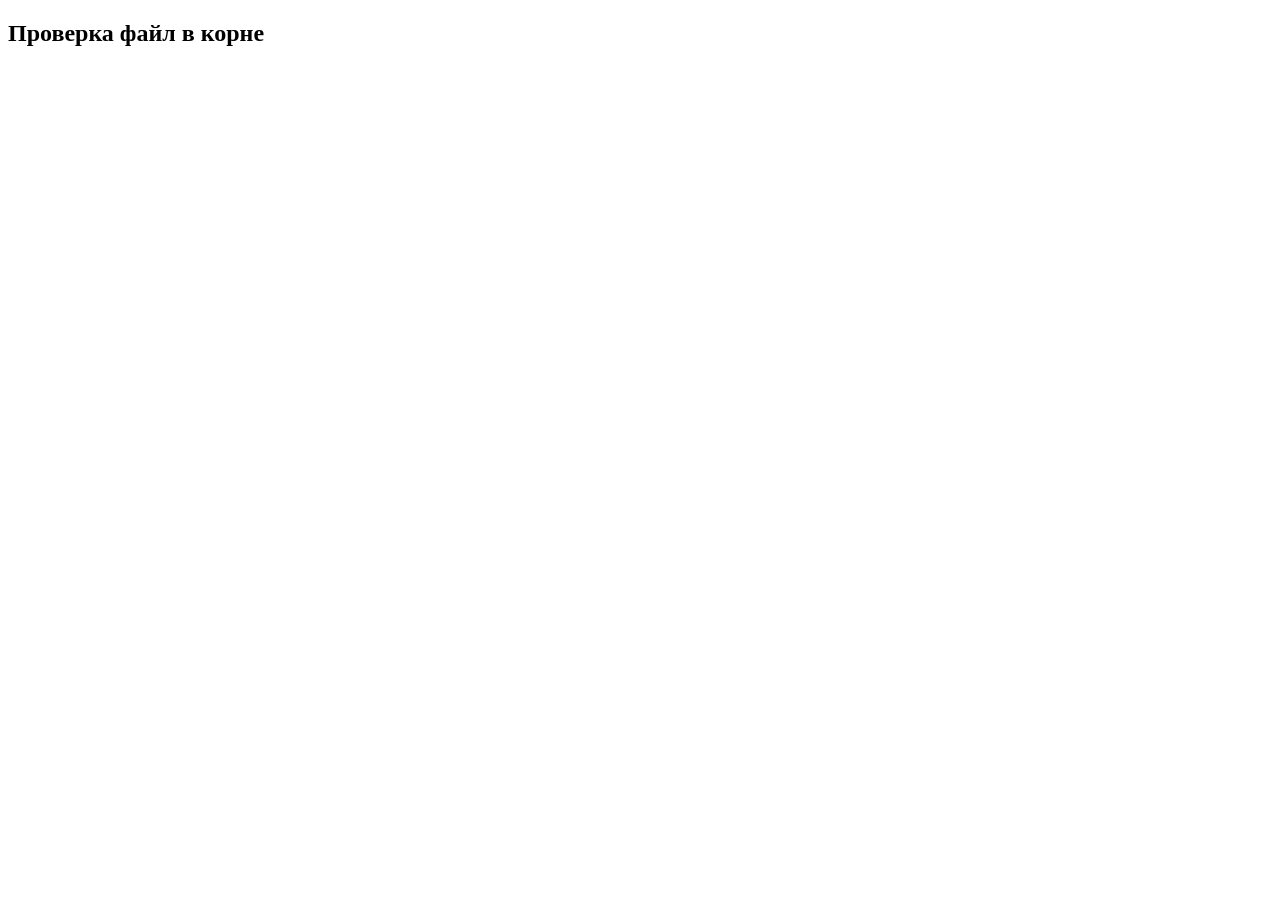
<file: Проект/index.html>
<!DOCTYPE html>
<html lang="en">
<head>
    <meta charset="UTF-8">
    <meta name="viewport" content="width=device-width, initial-scale=1.0">
    <title>Document</title>
</head>
<body>
    <h2>Проверка файл в корне</h2>
</body>
</html>
</file>
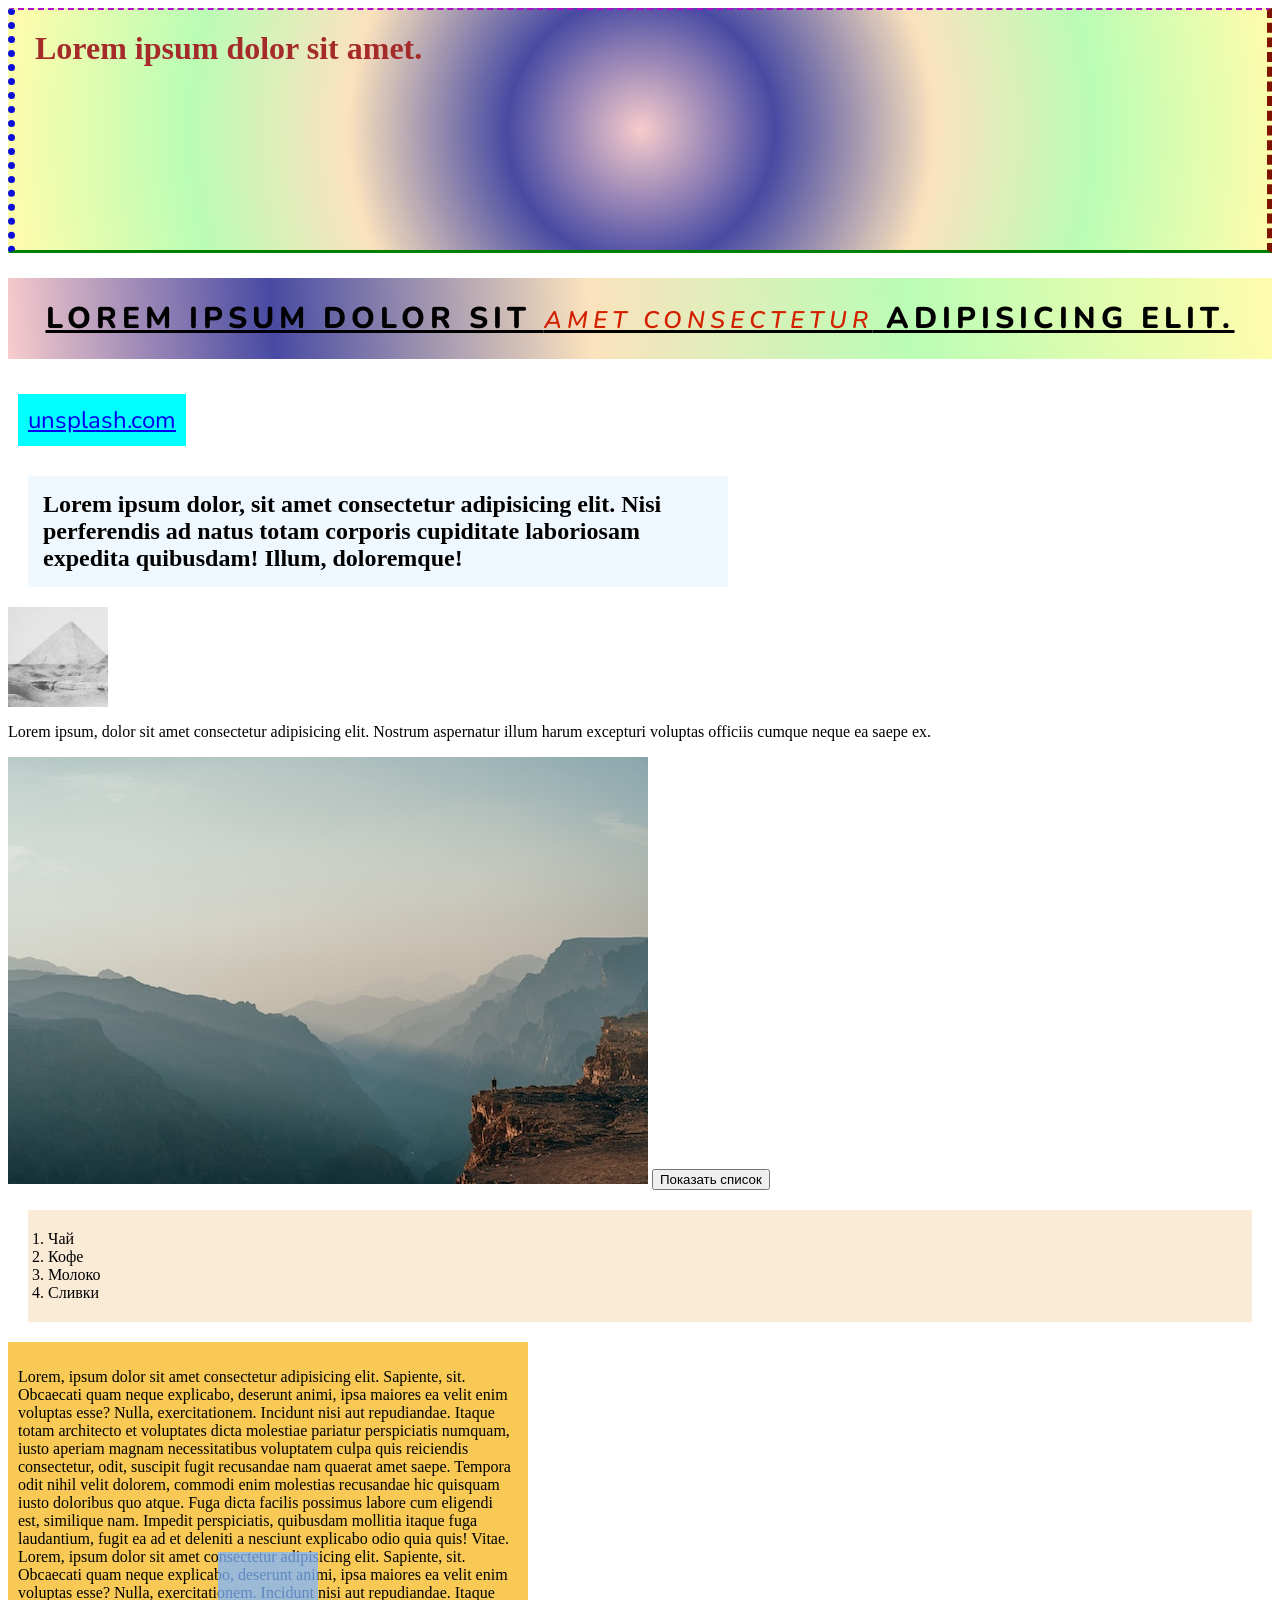
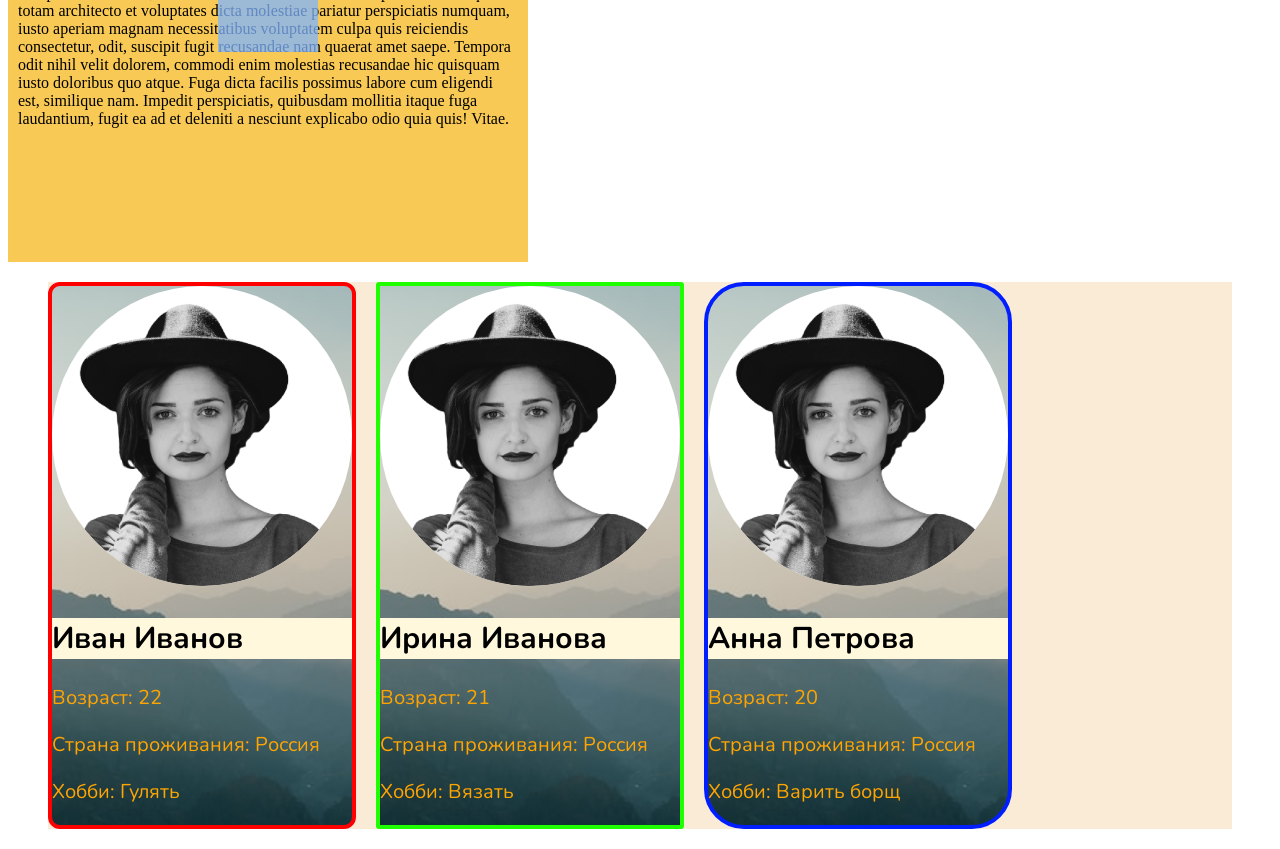
<file: 301-main/02 CSS Основы/index.html>
<!DOCTYPE html>
<html lang="en">
  <head>
    <meta charset="UTF-8" />
    <meta name="viewport" content="width=device-width, initial-scale=1.0" />
    <title>CSS</title>

    <!-- подключаем шрифт -->
    <link rel="preconnect" href="https://fonts.googleapis.com" />
    <link rel="preconnect" href="https://fonts.gstatic.com" crossorigin />
    <link href="https://fonts.googleapis.com/css2?family=Nunito:wght@200;300;400;500;600;700;800;900;1000&display=swap" rel="stylesheet" />

    <link rel="stylesheet" href="style.css" />
  </head>
  <body>
    <h1 class="head" id="head-1">Lorem ipsum dolor sit amet.</h1>

    <h2 class="head head-2">Lorem ipsum dolor sit <span class="head-span">amet consectetur</span> adipisicing elit.</h2>

    <a class="a-link" href="https://unsplash.com/">unsplash.com</a>

    <h2 class="transition">Lorem ipsum dolor, sit amet consectetur adipisicing elit. Nisi perferendis ad natus totam corporis cupiditate laboriosam expedita quibusdam! Illum, doloremque!</h2>

    <div class="animation"></div>

    <p>Lorem ipsum, dolor sit amet consectetur adipisicing elit. Nostrum aspernatur illum harum excepturi voluptas officiis cumque neque ea saepe ex.</p>

    <img src="images/back-1.jpg" alt="каритнка 1" />

    <button>Показать список</button>
    <ul class="ul-list">
      <li>Чай</li>
      <li>Кофе</li>
      <li>Молоко</li>
      <li>Сливки</li>
    </ul>

    <!-- <script>
      let btn = document.querySelector("button");
      btn.addEventListener("click", function () {
        this.nextElementSibling.classList.toggle("hidden");
      });
    </script> -->

    <div class="abs-container">
      <div class="abs-child"></div>
      <p>
        Lorem, ipsum dolor sit amet consectetur adipisicing elit. Sapiente, sit. Obcaecati quam neque explicabo, deserunt animi, ipsa maiores ea velit enim voluptas esse? Nulla, exercitationem.
        Incidunt nisi aut repudiandae. Itaque totam architecto et voluptates dicta molestiae pariatur perspiciatis numquam, iusto aperiam magnam necessitatibus voluptatem culpa quis reiciendis
        consectetur, odit, suscipit fugit recusandae nam quaerat amet saepe. Tempora odit nihil velit dolorem, commodi enim molestias recusandae hic quisquam iusto doloribus quo atque. Fuga dicta
        facilis possimus labore cum eligendi est, similique nam. Impedit perspiciatis, quibusdam mollitia itaque fuga laudantium, fugit ea ad et deleniti a nesciunt explicabo odio quia quis! Vitae.
        Lorem, ipsum dolor sit amet consectetur adipisicing elit. Sapiente, sit. Obcaecati quam neque explicabo, deserunt animi, ipsa maiores ea velit enim voluptas esse? Nulla, exercitationem.
        Incidunt nisi aut repudiandae. Itaque totam architecto et voluptates dicta molestiae pariatur perspiciatis numquam, iusto aperiam magnam necessitatibus voluptatem culpa quis reiciendis
        consectetur, odit, suscipit fugit recusandae nam quaerat amet saepe. Tempora odit nihil velit dolorem, commodi enim molestias recusandae hic quisquam iusto doloribus quo atque. Fuga dicta
        facilis possimus labore cum eligendi est, similique nam. Impedit perspiciatis, quibusdam mollitia itaque fuga laudantium, fugit ea ad et deleniti a nesciunt explicabo odio quia quis! Vitae.
      </p>
    </div>

    <!-- контейнер для пользователей -->
    <div class="users">
      <!-- пользователь 1 -->
      <div class="user user-1">
        <img src="images/person-1.jpg" alt="user 1" />
        <h2>Иван Иванов</h2>
        <p>Возраст: 22</p>
        <p>Страна проживания: Россия</p>
        <p>Хобби: Гулять</p>
      </div>
      <!-- пользователь 2 -->
      <div class="user user-2">
        <img src="images/person-1.jpg" alt="user 1" />
        <h2>Ирина Иванова</h2>
        <p>Возраст: 21</p>
        <p>Страна проживания: Россия</p>
        <p>Хобби: Вязать</p>
      </div>
      <!-- пользователь 3 -->
      <div class="user user-3">
        <img src="images/person-1.jpg" alt="user 1" />
        <h2>Анна Петрова</h2>
        <p>Возраст: 20</p>
        <p>Страна проживания: Россия</p>
        <p>Хобби: Варить борщ</p>
      </div>
    </div>
  </body>
</html>
</file>
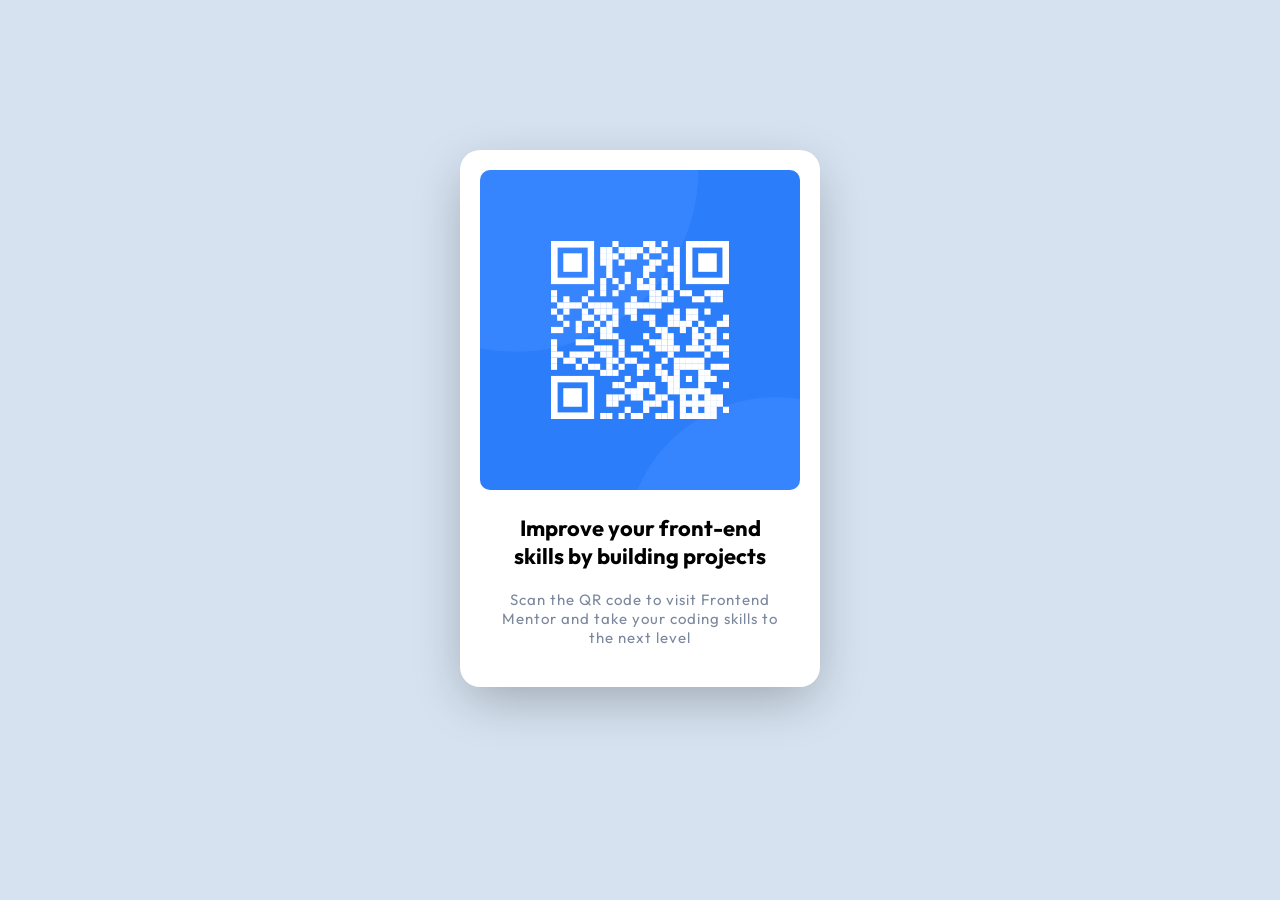
<file: 301-main/03 CSS q-code/index.html>
<!DOCTYPE html>
<html lang="en">
  <head>
    <meta charset="UTF-8" />
    <meta name="viewport" content="width=device-width, initial-scale=1.0" />
    <!-- displays site properly based on user's device -->

    <link rel="icon" type="image/png" sizes="32x32" href="./images/favicon-32x32.png" />
    <link rel="stylesheet" href="style.css" />

    <link rel="preconnect" href="https://fonts.googleapis.com" />
    <link rel="preconnect" href="https://fonts.gstatic.com" crossorigin />
    <link href="https://fonts.googleapis.com/css2?family=Outfit:wght@400;700&display=swap" rel="stylesheet" />

    <title>Frontend Mentor | QR code component</title>
  </head>
  <body>
    <div class="q-code">
      <img src="images/image-qr-code.png" alt="q-code" />
      <h1>Improve your front-end skills by building projects</h1>
      <p>Scan the QR code to visit Frontend Mentor and take your coding skills to the next level</p>
    </div>
  </body>
</html>
</file>
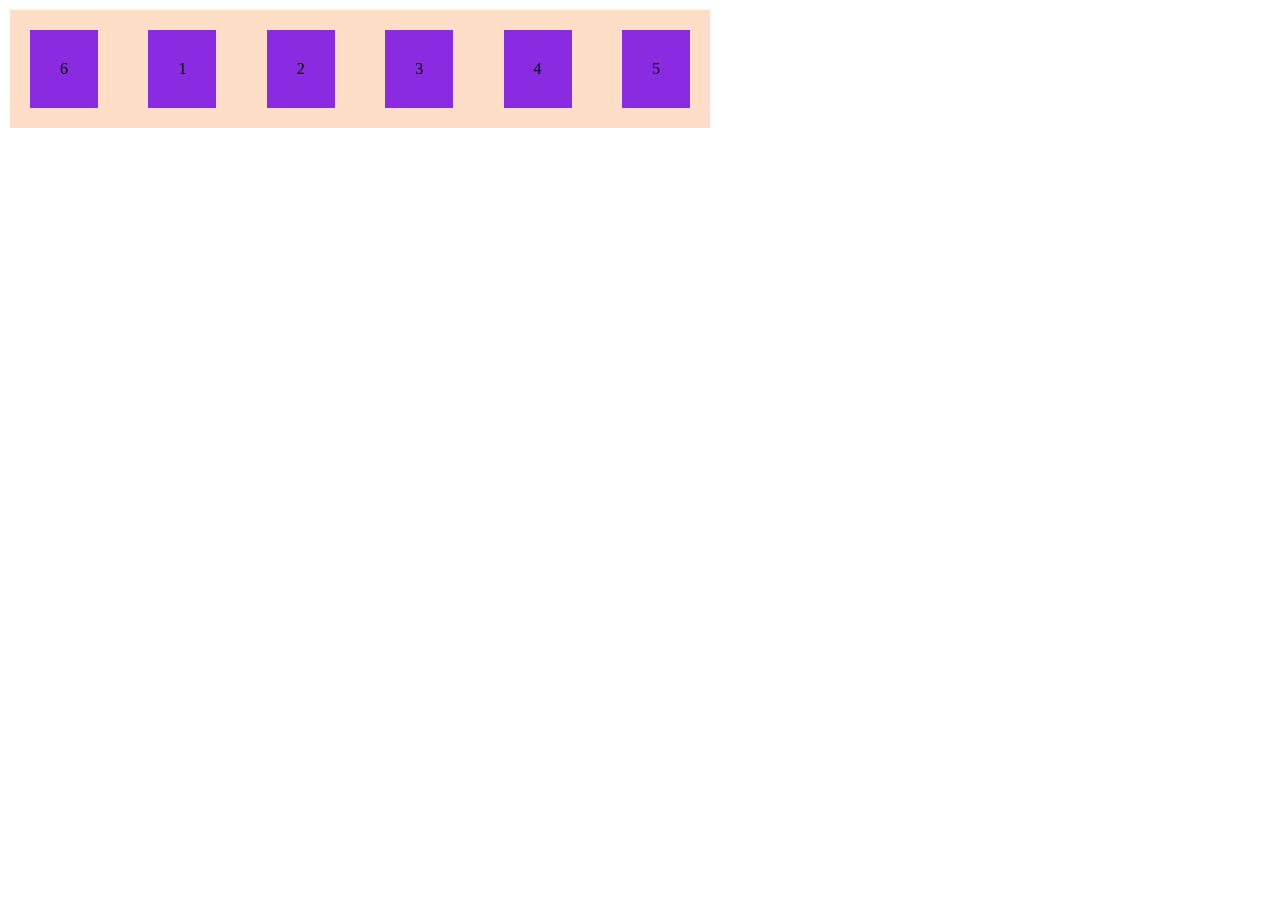
<file: 301-main/04 CSS flexbox/index.html>
<!DOCTYPE html>
<html lang="en">
  <head>
    <meta charset="UTF-8" />
    <meta name="viewport" content="width=device-width, initial-scale=1.0" />
    <link rel="stylesheet" href="style.css" />
    <title>FLEXBOX</title>
  </head>
  <body>
    <div class="flex-container">
      <div class="flex-element">1</div>
      <div class="flex-element">2</div>
      <div class="flex-element">3</div>
      <div class="flex-element">4</div>
      <div class="flex-element">5</div>
      <div class="flex-element flex-element-6">6</div>
    </div>
  </body>
</html>
</file>
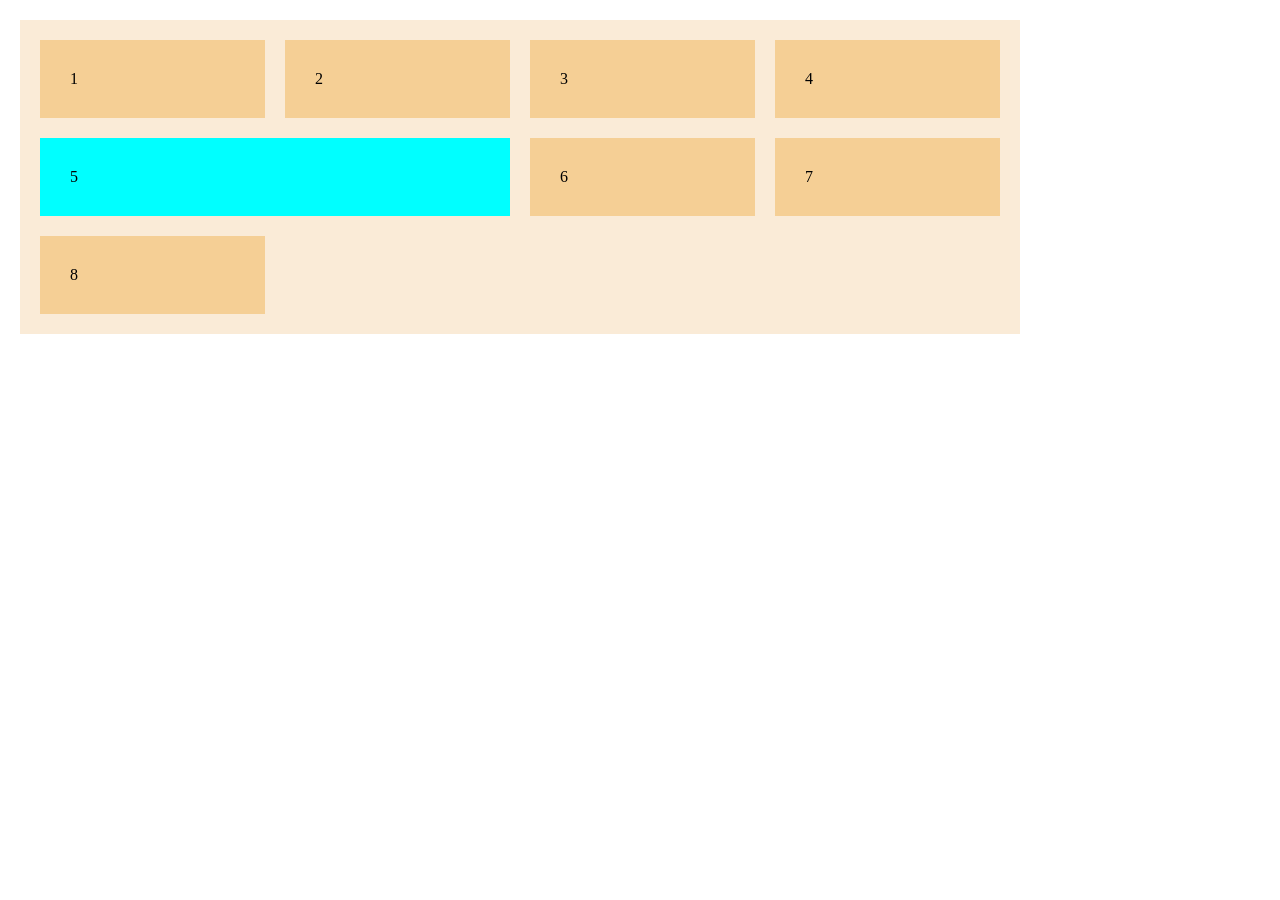
<file: 301-main/05 CSS GRID/index.html>
<!DOCTYPE html>
<html lang="en">
  <head>
    <meta charset="UTF-8" />
    <meta name="viewport" content="width=device-width, initial-scale=1.0" />
    <link rel="stylesheet" href="style.css" />
    <title>GRID</title>
  </head>
  <body>
    <div class="grid-container">
      <div class="grid-element grid-element-1">1</div>
      <div class="grid-element">2</div>
      <div class="grid-element">3</div>
      <div class="grid-element">4</div>
      <div class="grid-element grid-element-5">5</div>
      <div class="grid-element">6</div>
      <div class="grid-element">7</div>
      <div class="grid-element">8</div>
    </div>
  </body>
</html>
</file>
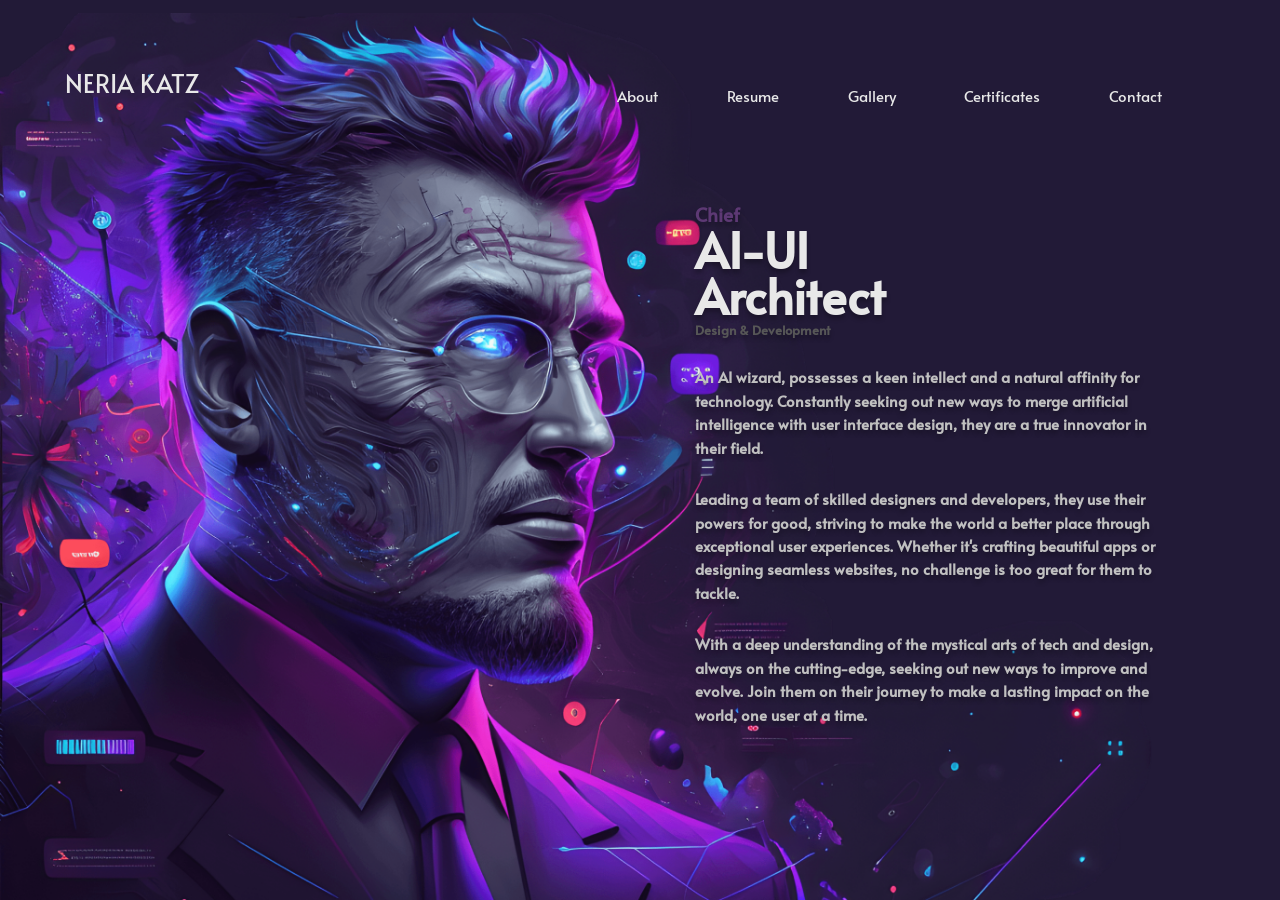
<file: 301-main/06 CSS ЗАЧЕТ/index.html>
<!DOCTYPE html>
<html lang="en">
  <head>
    <meta charset="UTF-8" />
    <meta name="viewport" content="width=device-width, initial-scale=1.0" />
    <title>NERIA KATZ</title>
    <link rel="stylesheet" href="style.css" />
  </head>
  <body>
    <header>
      <div class="logo">NERIA KATZ</div>
      <nav>
        <a href="#">About</a>
        <a href="#">Resume</a>
        <a href="#">Gallery</a>
        <a href="#">Certificates</a>
        <a href="#">Contact</a>
      </nav>
    </header>

    <main>
      <div class="title">
        <span class="top">Chief</span>
        <h2>AI-UI</h2>
        <h2>Architect</h2>
        <span class="bottom">Design & Development</span>
      </div>

      <p>
        An AI wizard, possesses a keen intellect and a natural affinity for technology. Constantly seeking out new ways to merge artificial intelligence with user interface design, they are a true
        innovator in their field.
      </p>
      <p>
        Leading a team of skilled designers and developers, they use their powers for good, striving to make the world a better place through exceptional user experiences. Whether it's crafting
        beautiful apps or designing seamless websites, no challenge is too great for them to tackle.
      </p>
      <p>
        With a deep understanding of the mystical arts of tech and design, always on the cutting-edge, seeking out new ways to improve and evolve. Join them on their journey to make a lasting impact
        on the world, one user at a time.
      </p>
    </main>
  </body>
</html>
</file>
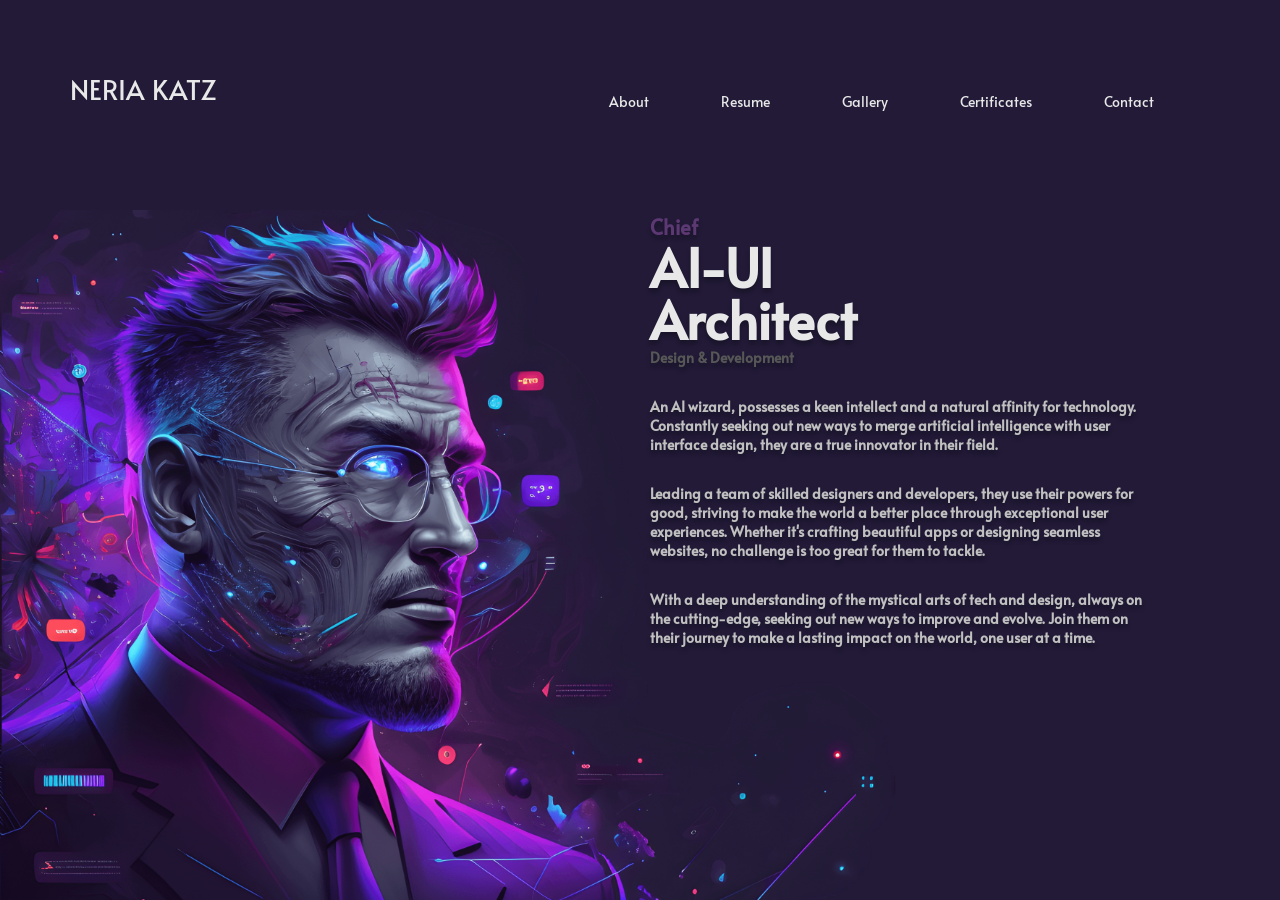
<file: 301-main/07 CSS портфолио/index.html>
<!DOCTYPE html>
<html lang="en">
  <head>
    <meta charset="UTF-8" />
    <meta name="viewport" content="width=device-width, initial-scale=1.0" />
    <title>NERIA KATZ</title>
    <link rel="stylesheet" href="style.css" />
    <link rel="stylesheet" href="queries.css" />
  </head>
  <body>
    <header>
      <div class="logo">NERIA KATZ</div>
      <nav>
        <a href="index.html">About</a>
        <a href="resume.html">Resume</a>
        <a href="gallery.html">Gallery</a>
        <a href="#">Certificates</a>
        <a href="#">Contact</a>
      </nav>
    </header>
    <main>
      <div class="title">
        <span class="top">Chief</span>
        <h1>AI-UI</h1>
        <h1>Architect</h1>
        <span class="bottom">Design & Development</span>
      </div>
      <p>
        An AI wizard, possesses a keen intellect and a natural affinity for technology. Constantly seeking out new ways to merge artificial intelligence with user interface design, they are a true
        innovator in their field.
      </p>
      <p>
        Leading a team of skilled designers and developers, they use their powers for good, striving to make the world a better place through exceptional user experiences. Whether it's crafting
        beautiful apps or designing seamless websites, no challenge is too great for them to tackle.
      </p>
      <p>
        With a deep understanding of the mystical arts of tech and design, always on the cutting-edge, seeking out new ways to improve and evolve. Join them on their journey to make a lasting impact
        on the world, one user at a time.
      </p>
    </main>
  </body>
</html>
</file>
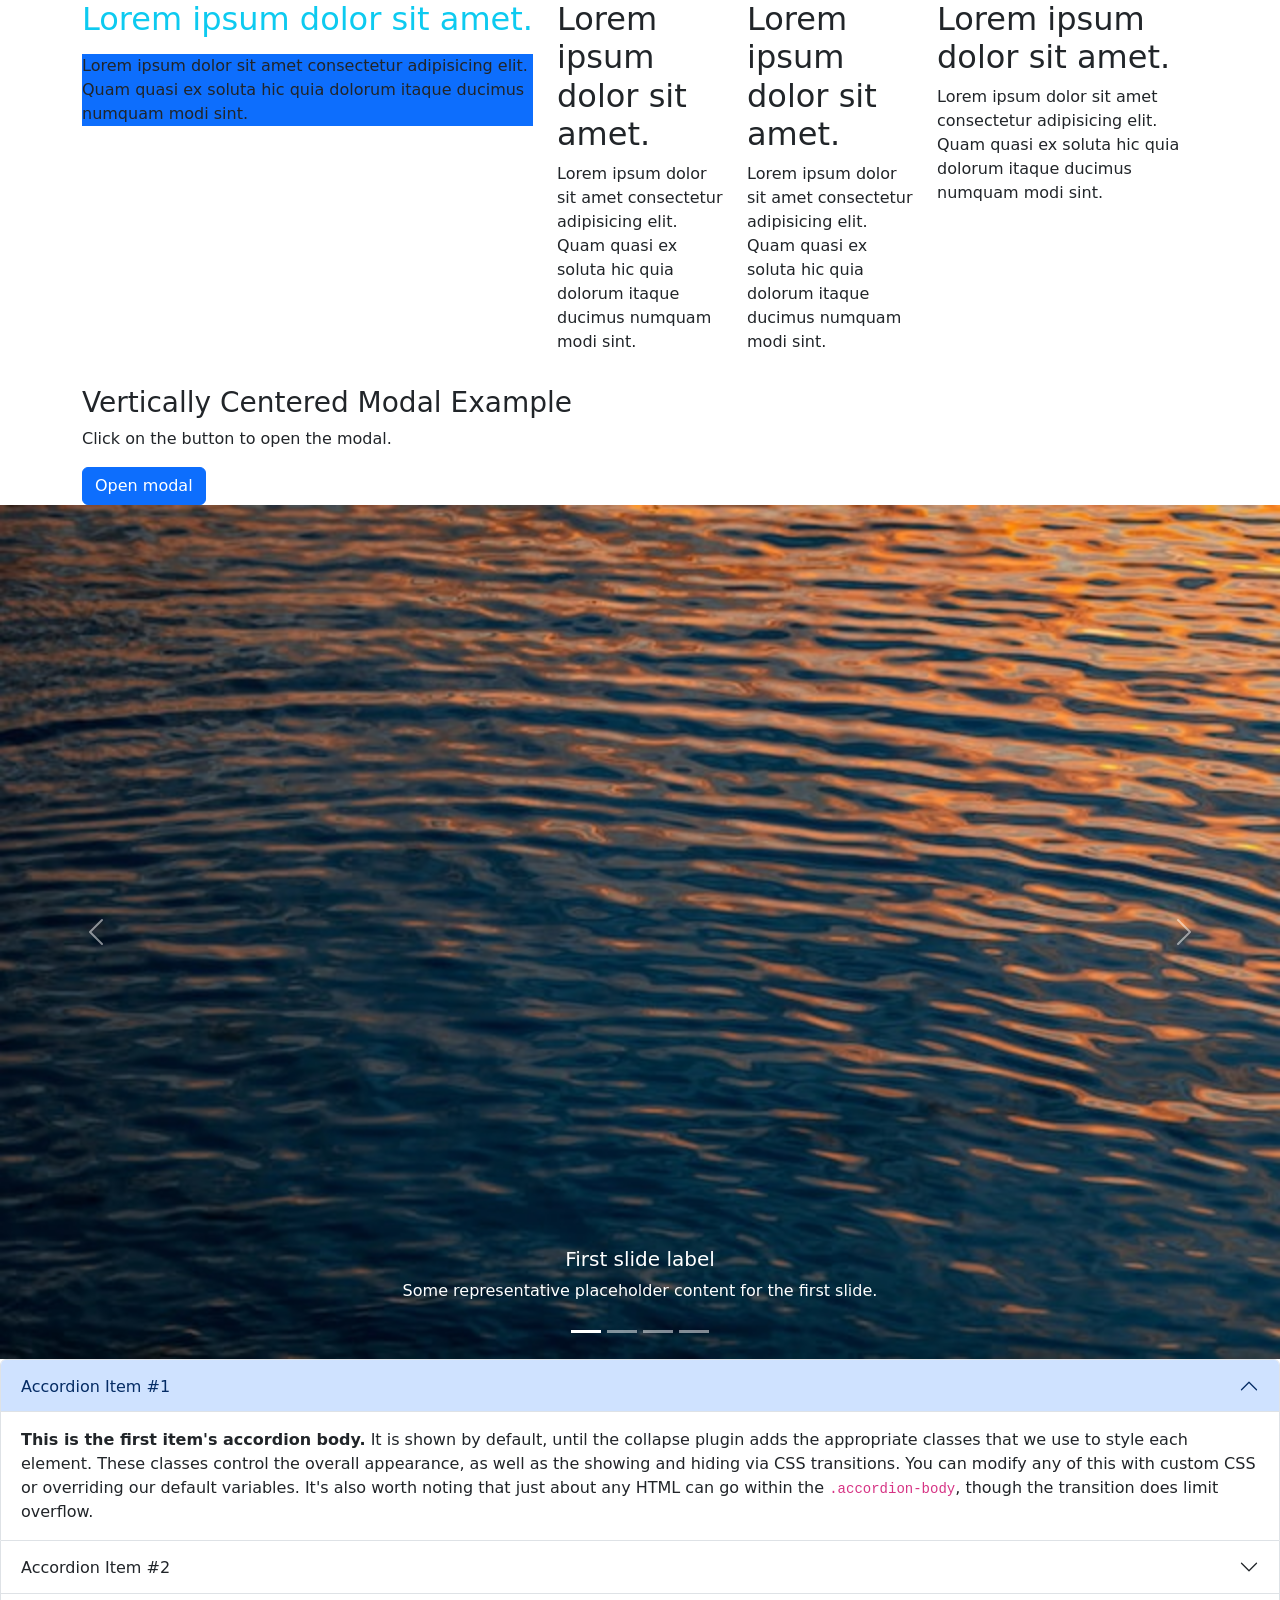
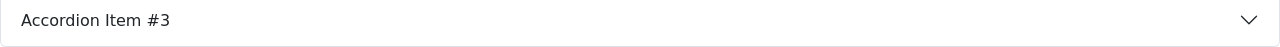
<file: 301-main/08 CSS bootstrap/index.html>
<!DOCTYPE html>
<html lang="en">
  <head>
    <meta charset="UTF-8" />
    <meta name="viewport" content="width=device-width, initial-scale=1.0" />
    <title>Document</title>
    <link
      href="https://cdn.jsdelivr.net/npm/bootstrap@5.3.1/dist/css/bootstrap.min.css"
      rel="stylesheet"
      integrity="sha384-4bw+/aepP/YC94hEpVNVgiZdgIC5+VKNBQNGCHeKRQN+PtmoHDEXuppvnDJzQIu9"
      crossorigin="anonymous"
    />
    <script
      src="https://cdn.jsdelivr.net/npm/bootstrap@5.3.1/dist/js/bootstrap.bundle.min.js"
      integrity="sha384-HwwvtgBNo3bZJJLYd8oVXjrBZt8cqVSpeBNS5n7C8IVInixGAoxmnlMuBnhbgrkm"
      crossorigin="anonymous"
    ></script>
    <link rel="stylesheet" href="style.css" />
  </head>
  <body>
    <div class="container">
      <div class="row">
        <div class="col-5">
          <h2 class="text-info pb-2">Lorem ipsum dolor sit amet.</h2>
          <p class="bg-primary">Lorem ipsum dolor sit amet consectetur adipisicing elit. Quam quasi ex soluta hic quia dolorum itaque ducimus numquam modi sint.</p>
        </div>
        <div class="col-2">
          <h2>Lorem ipsum dolor sit amet.</h2>
          <p>Lorem ipsum dolor sit amet consectetur adipisicing elit. Quam quasi ex soluta hic quia dolorum itaque ducimus numquam modi sint.</p>
        </div>
        <div class="col-2">
          <h2>Lorem ipsum dolor sit amet.</h2>
          <p>Lorem ipsum dolor sit amet consectetur adipisicing elit. Quam quasi ex soluta hic quia dolorum itaque ducimus numquam modi sint.</p>
        </div>
        <div class="col-3">
          <h2>Lorem ipsum dolor sit amet.</h2>
          <p>Lorem ipsum dolor sit amet consectetur adipisicing elit. Quam quasi ex soluta hic quia dolorum itaque ducimus numquam modi sint.</p>
        </div>
      </div>
    </div>

    <!-- <div class="spinner"></div> -->

    <div class="container mt-3">
      <h3>Vertically Centered Modal Example</h3>
      <p>Click on the button to open the modal.</p>

      <button type="button" class="btn btn-primary" data-bs-toggle="modal" data-bs-target="#myModal">Open modal</button>
    </div>

    <!-- The Modal -->
    <div class="modal" id="myModal">
      <div class="modal-dialog modal-dialog-centered">
        <div class="modal-content">
          <!-- Modal Header -->
          <div class="modal-header">
            <h4 class="modal-title">Modal Heading</h4>
            <button type="button" class="btn-close" data-bs-dismiss="modal"></button>
          </div>

          <!-- Modal body -->
          <div class="modal-body">Modal body..</div>

          <!-- Modal footer -->
          <div class="modal-footer">
            <button type="button" class="btn btn-danger" data-bs-dismiss="modal">Close</button>
          </div>
        </div>
      </div>
    </div>

    <!-- slider -->
    <div id="carouselExampleCaptions" class="carousel slide">
      <div class="carousel-indicators">
        <button type="button" data-bs-target="#carouselExampleCaptions" data-bs-slide-to="0" class="active" aria-current="true" aria-label="Slide 1"></button>
        <button type="button" data-bs-target="#carouselExampleCaptions" data-bs-slide-to="1" aria-label="Slide 2"></button>
        <button type="button" data-bs-target="#carouselExampleCaptions" data-bs-slide-to="2" aria-label="Slide 3"></button>
        <button type="button" data-bs-target="#carouselExampleCaptions" data-bs-slide-to="3" aria-label="Slide 4"></button>
      </div>
      <div class="carousel-inner">
        <div class="carousel-item active">
          <img src="img/cesar-couto-Abfu_HHbM-Y-unsplash.jpg" class="d-block w-100" alt="..." />
          <div class="carousel-caption d-none d-md-block">
            <h5>First slide label</h5>
            <p>Some representative placeholder content for the first slide.</p>
          </div>
        </div>
        <div class="carousel-item">
          <img src="img/hrant-khachatryan-jWdqj9K0T3M-unsplash.jpg" class="d-block w-100" alt="..." />
          <div class="carousel-caption d-none d-md-block">
            <h5>Second slide label</h5>
            <p>Some representative placeholder content for the second slide.</p>
          </div>
        </div>
        <div class="carousel-item">
          <img src="img/neom-AdkJ-LgpTrE-unsplash.jpg" class="d-block w-100" alt="..." />
          <div class="carousel-caption d-none d-md-block">
            <h5>Third slide label</h5>
            <p>Some representative placeholder content for the third slide.</p>
          </div>
        </div>
        <div class="carousel-item">
          <img src="img/neom-WpOMM4uE-F8-unsplash.jpg" class="d-block w-100" alt="..." />
          <div class="carousel-caption d-none d-md-block">
            <h5>Lorem, ipsum dolor.</h5>
            <p>Lorem ipsum dolor sit amet consectetur adipisicing elit. Porro, ratione!</p>
          </div>
        </div>
      </div>
      <button class="carousel-control-prev" type="button" data-bs-target="#carouselExampleCaptions" data-bs-slide="prev">
        <span class="carousel-control-prev-icon" aria-hidden="true"></span>
        <span class="visually-hidden">Previous</span>
      </button>
      <button class="carousel-control-next" type="button" data-bs-target="#carouselExampleCaptions" data-bs-slide="next">
        <span class="carousel-control-next-icon" aria-hidden="true"></span>
        <span class="visually-hidden">Next</span>
      </button>
    </div>

    <div class="accordion" id="accordionExample">
      <div class="accordion-item">
        <h2 class="accordion-header">
          <button class="accordion-button" type="button" data-bs-toggle="collapse" data-bs-target="#collapseOne" aria-expanded="true" aria-controls="collapseOne">Accordion Item #1</button>
        </h2>
        <div id="collapseOne" class="accordion-collapse collapse show" data-bs-parent="#accordionExample">
          <div class="accordion-body">
            <strong>This is the first item's accordion body.</strong> It is shown by default, until the collapse plugin adds the appropriate classes that we use to style each element. These classes
            control the overall appearance, as well as the showing and hiding via CSS transitions. You can modify any of this with custom CSS or overriding our default variables. It's also worth
            noting that just about any HTML can go within the <code>.accordion-body</code>, though the transition does limit overflow.
          </div>
        </div>
      </div>
      <div class="accordion-item">
        <h2 class="accordion-header">
          <button class="accordion-button collapsed" type="button" data-bs-toggle="collapse" data-bs-target="#collapseTwo" aria-expanded="false" aria-controls="collapseTwo">Accordion Item #2</button>
        </h2>
        <div id="collapseTwo" class="accordion-collapse collapse" data-bs-parent="#accordionExample">
          <div class="accordion-body">
            <strong>This is the second item's accordion body.</strong> It is hidden by default, until the collapse plugin adds the appropriate classes that we use to style each element. These classes
            control the overall appearance, as well as the showing and hiding via CSS transitions. You can modify any of this with custom CSS or overriding our default variables. It's also worth
            noting that just about any HTML can go within the <code>.accordion-body</code>, though the transition does limit overflow.
          </div>
        </div>
      </div>
      <div class="accordion-item">
        <h2 class="accordion-header">
          <button class="accordion-button collapsed" type="button" data-bs-toggle="collapse" data-bs-target="#collapseThree" aria-expanded="false" aria-controls="collapseThree">
            Accordion Item #3
          </button>
        </h2>
        <div id="collapseThree" class="accordion-collapse collapse" data-bs-parent="#accordionExample">
          <div class="accordion-body">
            <strong>This is the third item's accordion body.</strong> It is hidden by default, until the collapse plugin adds the appropriate classes that we use to style each element. These classes
            control the overall appearance, as well as the showing and hiding via CSS transitions. You can modify any of this with custom CSS or overriding our default variables. It's also worth
            noting that just about any HTML can go within the <code>.accordion-body</code>, though the transition does limit overflow.
          </div>
        </div>
      </div>
    </div>
  </body>
</html>
</file>
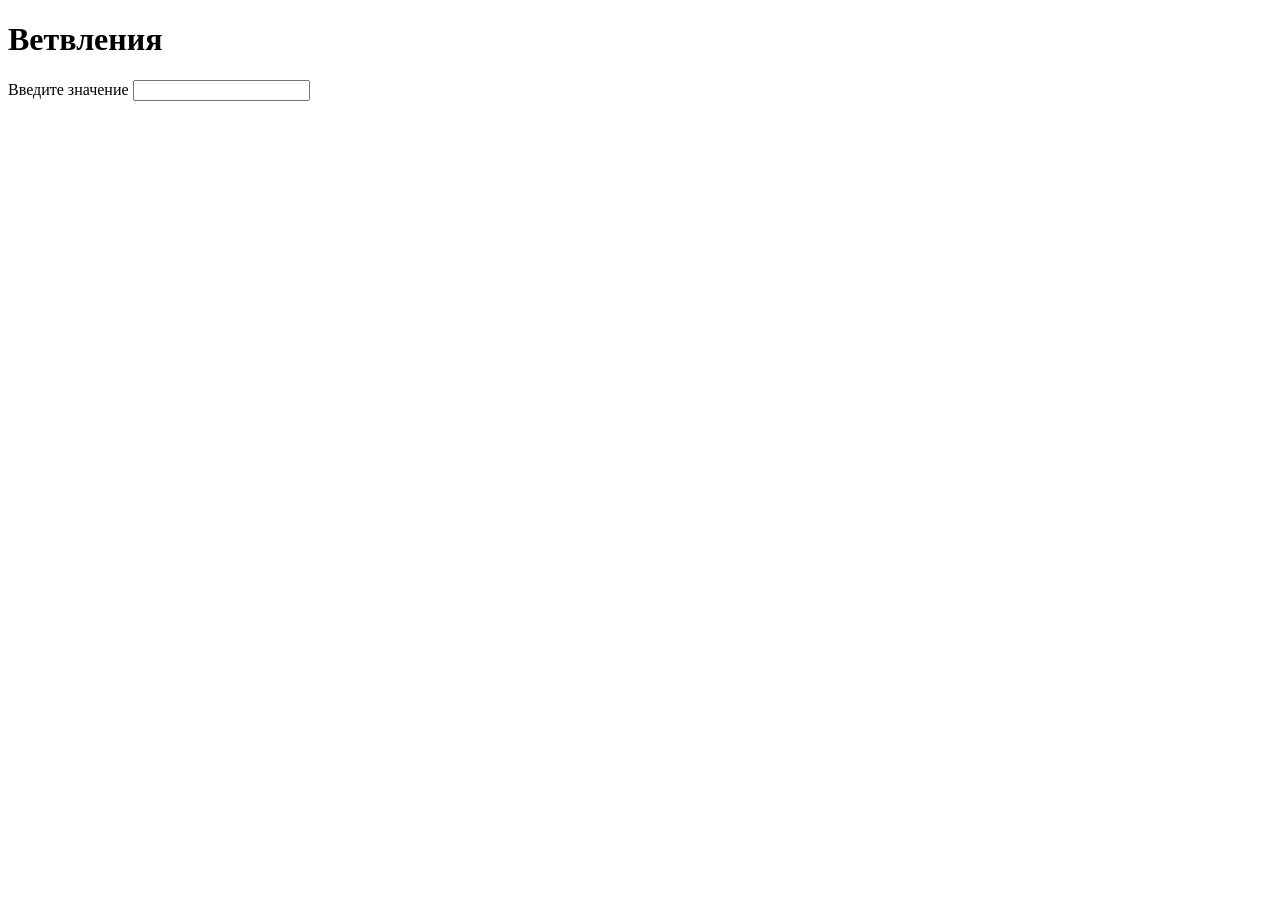
<file: 301-main/10 JS Ветвления/index.html>
<!DOCTYPE html>
<html lang="en">
  <head>
    <meta charset="UTF-8" />
    <meta http-equiv="X-UA-Compatible" content="IE=edge" />
    <meta name="viewport" content="width=device-width, initial-scale=1.0" />
    <title>Ветвления</title>
    <link rel="stylesheet" href="style.css" />
  </head>
  <body>
    <h1 id="head-1">Ветвления</h1>

    <form action="">
      <label>Введите значение</label>
      <input type="text" id="rating" />
      <div id="rating-info"></div>
    </form>

    <script src="script.js"></script>
  </body>
</html>
</file>
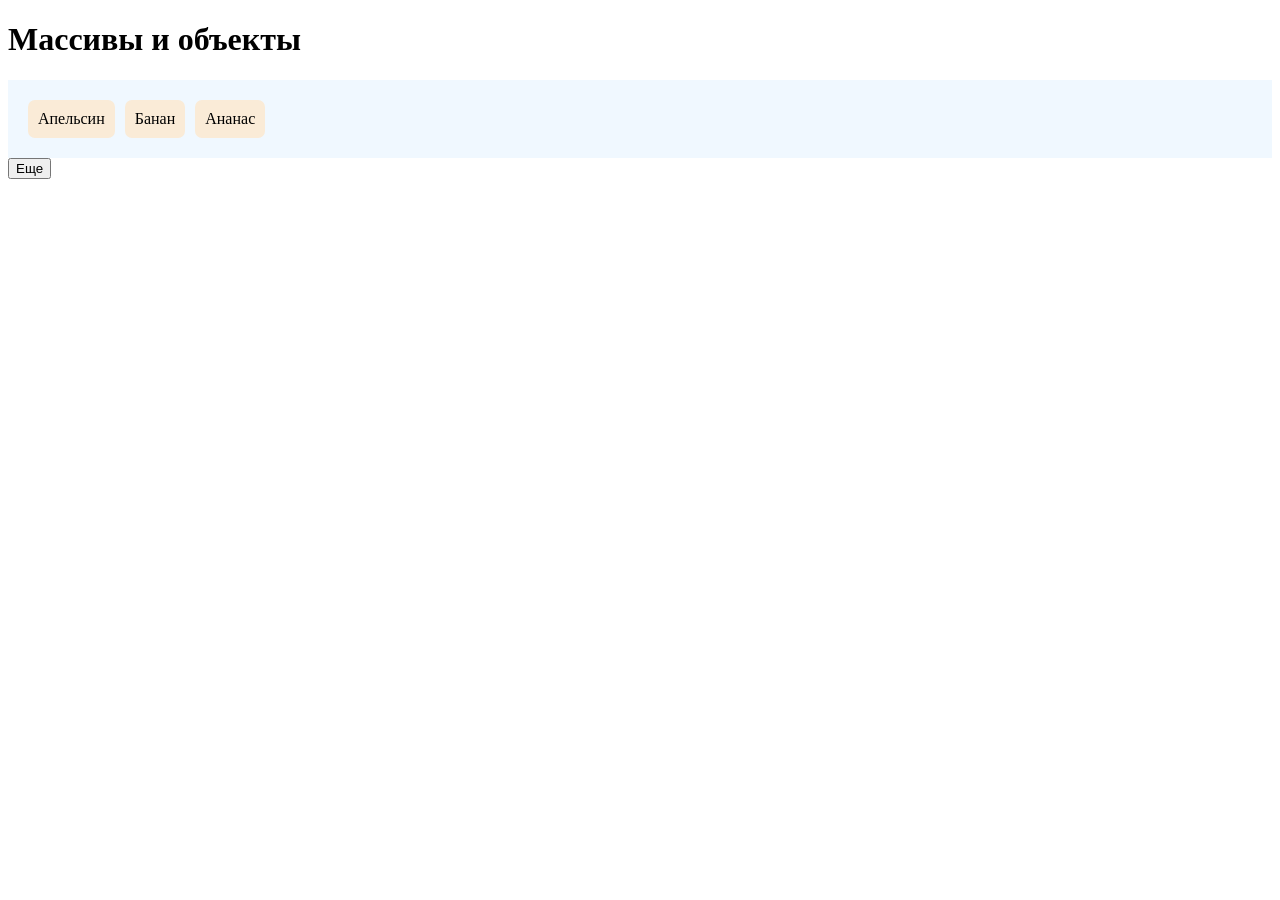
<file: 301-main/11 JS Массивы и объекы/index.html>
<!DOCTYPE html>
<html lang="en">
  <head>
    <meta charset="UTF-8" />
    <meta http-equiv="X-UA-Compatible" content="IE=edge" />
    <meta name="viewport" content="width=device-width, initial-scale=1.0" />
    <title>Массивы и объекты</title>
    <link rel="stylesheet" href="style.css" />
  </head>
  <body>
    <h1 id="head-1">Массивы и объекты</h1>

    <div class="pets" id="pets">
      <span>Апельсин</span>
      <span>Банан</span>
      <span>Ананас</span>
    </div>
    <button id="add-pets">Еще</button>

    <script src="script.js"></script>
  </body>
</html>
</file>
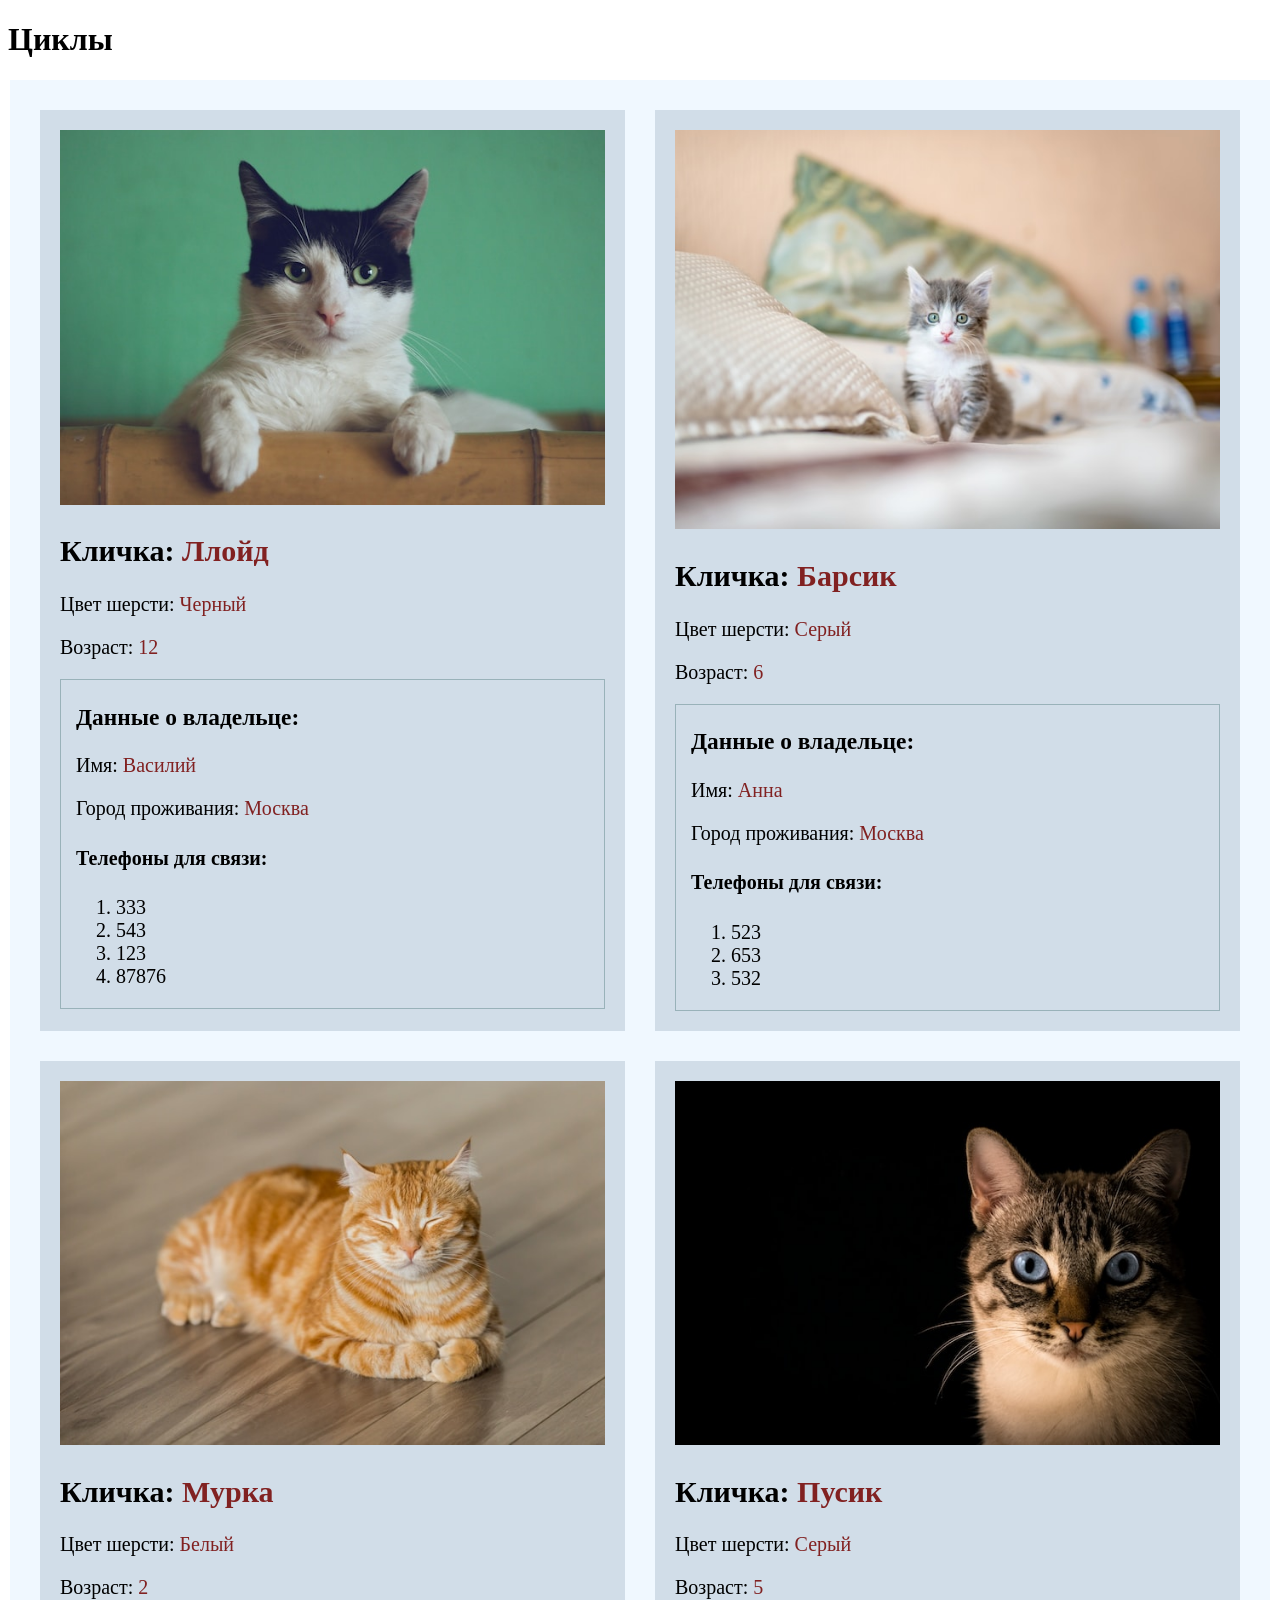
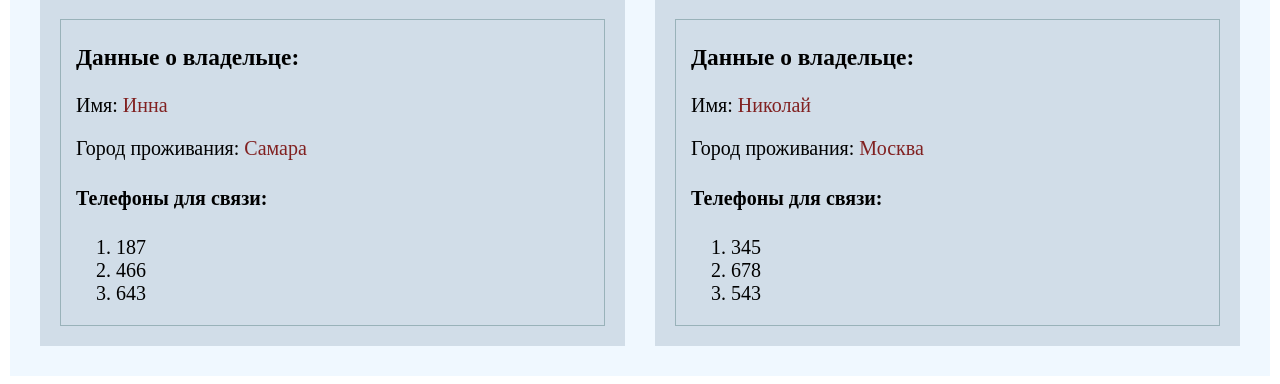
<file: 301-main/12 JS Циклы/index.html>
<!DOCTYPE html>
<html lang="en">
  <head>
    <meta charset="UTF-8" />
    <meta http-equiv="X-UA-Compatible" content="IE=edge" />
    <meta name="viewport" content="width=device-width, initial-scale=1.0" />
    <title>Циклы</title>
    <link rel="stylesheet" href="style.css" />
  </head>
  <body>
    <h1 id="head-1">Циклы</h1>

    <div class="cats" id="cats-container"></div>

    <!-- <ul id="list">
      <li>1</li>
      <li>2</li>
      <li>3</li>
    </ul> -->
    <script src="script.js"></script>
  </body>
</html>
</file>
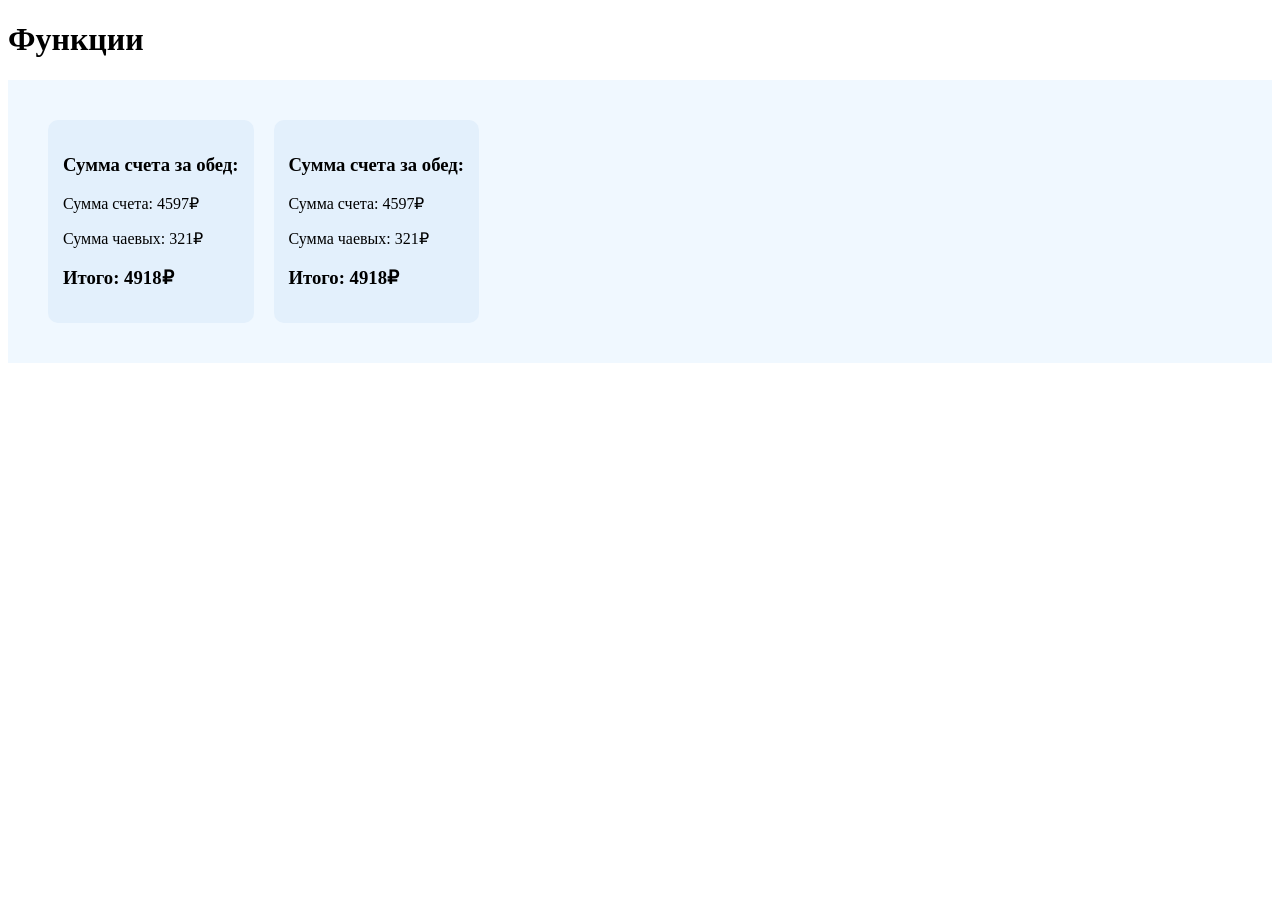
<file: 301-main/13 JS Функции/index.html>
<!DOCTYPE html>
<html lang="en">
  <head>
    <meta charset="UTF-8" />
    <meta http-equiv="X-UA-Compatible" content="IE=edge" />
    <meta name="viewport" content="width=device-width, initial-scale=1.0" />
    <title>Функции</title>
    <link rel="stylesheet" href="style.css" />
  </head>
  <body>
    <h1 id="head-1">Функции</h1>

    <!-- <form>
      <label>Имя:</label>
      <input type="text" id="fName" />
    </form>
    <h3 id="greet"></h3> -->

    <div class="bill" id="bill"></div>

    <script src="script.js"></script>
  </body>
</html>
</file>
<file: 301-main/02 CSS Основы/style.css>
/* * {
    margin: 0;
    padding: 0;
    box-sizing: border-box;
} */
/* body {
    background-color: aqua;
} */

/* стили по ID 100 */
#head-1 {
    background-color: chartreuse;
}

/* стили по классу  010 */
.head {
    background-color: black;
}

/* стили по названию тега 001 */
h1 {
    color: brown;
    background: rgb(247, 204, 204);
    background: radial-gradient(circle, rgba(247, 204, 204, 1) 0%, rgba(72, 74, 163, 1) 21%, rgba(251, 226, 189, 1) 46%, rgba(186, 253, 181, 1) 71%, rgba(255, 252, 172, 1) 100%);
    border-bottom: 3px solid green;
    border-right: 5px dashed rgb(128, 19, 0);
    border-left: 7px dotted rgb(11, 14, 216);
    border-top: 2px dashed rgb(179, 8, 202);

    margin: auto;
    /* margin: 30px 20px 40px 10px; */
    /* margin: 10px 20px; */
    /* margin: 20px 30px 10px; */
    /* margin-left: 50px; */
    /* margin: 0 0 0 50px; */
    /* margin: 0;
    margin-left: 50px; */

    padding: 20px;

    max-width: 1440px;
    height: 200px;

}

.users {
    display: flex;
    /* gap: 10px; */
    background-color: antiquewhite;
    font-size: 20px;
    margin: 20px 40px;

    font-family: 'Nunito', sans-serif;
}

.users .user {
    background-image: url('images/back-1.jpg');
    background-repeat: no-repeat;
    background-position: center center;
    background-size: cover;

    border: 3px solid rgb(146, 146, 247);
    border-radius: 8px;
    margin-right: 20px;

    width: 300px;
}

.users .user img {
    /* 100% от ширины родителя*/
    width: 100%;
    /* border: 3px solid blue; */
    border-radius: 50%;
}

.users .user h2 {
    background-color: cornsilk;
}

.users .user p {
    color: orange;
}

.users .user-1 {
    border: 4px solid red;
    border-radius: 12px;
}

.users .user-2 {
    border: 4px solid rgb(30, 255, 0);
    border-radius: 3px;
}

.users .user-3 {
    border: 4px solid rgb(0, 30, 255);
    border-radius: 40px;
}

.head-2 {
    background: rgb(247, 204, 204);
    background: linear-gradient(86deg, rgba(247, 204, 204, 1) 0%, rgba(72, 74, 163, 1) 21%, rgba(251, 226, 189, 1) 46%, rgba(186, 253, 181, 1) 71%, rgba(255, 252, 172, 1) 100%);
    padding: 20px;

    text-align: center;
    text-decoration: underline;
    text-transform: uppercase;
    letter-spacing: 5px;

    font-family: 'Nunito', sans-serif;
    font-weight: 800;
    font-size: 30px;
}

.head-2:hover {
    background-color: bisque;
}

.head-2 .head-span {
    font-style: italic;
    color: rgb(211, 32, 0);
    font-weight: 600;
    font-size: 24px;
}

.a-link {
    font-family: 'Nunito', sans-serif;
    font-size: 24px;
    background-color: aqua;
    padding: 10px;
    margin: 10px;
    display: inline-block;
}

/* стили при наведении мышью */
.a-link:hover {
    background-color: aquamarine;
    color: rgb(128, 19, 0);
    text-decoration: none;
}

/* при нажатии */
.a-link:active {
    background-color: rgb(2, 205, 137);
}

.ul-list {
    background-color: antiquewhite;
    margin: 20px;
    padding: 20px;
    list-style-type: space-counter;
}

.hidden {
    display: none;
}

/* абсолютное позиционирование */
.abs-container {
    width: 500px;
    height: 500px;
    background-color: rgb(248, 202, 85);
    position: relative;
    padding: 10px;
}

.abs-container .abs-child {
    width: 100px;
    height: 100px;
    background-color: rgba(127, 180, 255, 0.755);

    position: absolute;
    /* top: 200px;
    left: 250px; */
    /* right: -25px;
    top: -25px; */
    top: 50%;
    left: 50%;
    transform: translate(-50%, -50%);
}

/* переход */
.transition {
    box-sizing: border-box;
    background-color: aliceblue;
    width: 700px;
    padding: 10px;
    margin: 20px;
    color: black;
    border: 5px solid transparent;

    transition: all 0.5s;
}

.transition:hover {
    background-color: rgb(134, 197, 253);
    color: rgb(162, 61, 112);
    border: 5px solid brown;
}

/* анимация */

.animation {
    width: 100px;
    height: 100px;
    /* background-color: aquamarine; */
    background-image: url("images/1.jpg");
    background-size: cover;
    position: relative;

    /* анимация */
    /* animation-name: my-animation;
    animation-duration: 10s;
    animation-iteration-count: infinite;
    animation-delay: 2s;
    animation-timing-function: ease-out; */
}

/* ключевые точки анимации */
@keyframes my-animation {
    0% {
        background-image: url("images/1.jpg");
        left: 0px;
        top: 0px;
        /* width: 10%; */
    }

    50% {
        background-image: url("images/3.jpg");
        left: 200px;
        top: 100px;
        transform: rotate(360deg);
        /* width: 50%; */
    }

    100% {
        background-image: url("images/1.jpg");
        left: 0px;
        top: 0px;
        /* width: 10%; */
    }
}
</file>
<file: 301-main/03 CSS q-code/style.css>
* {
    margin: 0;
    padding: 0;
}

body {
    background-color: hsl(212, 45%, 89%);
}

.q-code {
    font-family: 'Outfit', sans-serif;
    max-width: 320px;
    background-color: white;
    margin: 150px auto;
    padding: 20px;
    border-radius: 20px;
    text-align: center;
    box-shadow: 0px 16px 52px -7px rgba(0, 0, 0, 0.28);
}

.q-code img {
    width: 100%;
    border-radius: 10px;
    display: inline-block;
}

.q-code h1 {
    font-size: 22px;
    margin: 20px;
}

.q-code p {
    font-size: 15px;
    color: hsl(220, 15%, 55%);
    margin: 20px;
    letter-spacing: 1px;
}
</file>
<file: 301-main/04 CSS flexbox/style.css>
* {
    margin: 0;
    padding: 0;
    box-sizing: border-box;
}

.flex-container {
    background-color: rgb(255, 222, 199);
    max-width: 700px;
    padding: 20px;
    margin: 10px;

    display: flex;
    gap: 20px;
    justify-content: space-between;
    /* align-items: flex-end; */
    /* flex-wrap: wrap; */
}

.flex-element.flex-element-6 {
    order: -1;
}

.flex-container .flex-element {
    padding: 30px;
    background-color: blueviolet;
}
</file>
<file: 301-main/05 CSS GRID/style.css>
* {
    margin: 0;
    padding: 0;
    box-sizing: border-box;
}

.grid-container {
    background-color: antiquewhite;
    margin: 20px;
    padding: 20px;
    max-width: 1000px;

    display: grid;
    grid-template-columns: repeat(4, 1fr);
    /* grid-template-rows: 200px 200px; */
    gap: 20px;
    /* justify-items: center; */
}

.grid-container .grid-element {
    background-color: rgb(245, 207, 149);
    padding: 30px;
}

.grid-container .grid-element-5 {
    background-color: aqua;
    grid-column: 1/3;
    grid-row: 2/3;
}
</file>
<file: 301-main/06 CSS ЗАЧЕТ/style.css>
@import url('https://fonts.googleapis.com/css2?family=Alata&display=swap');

* {
    padding: 0;
    margin: 0;
    box-sizing: border-box;
}

html {
    font-family: 'Alata', sans-serif;
    /* 1rem = 16px = 100% */
    /* 1rem = 10px = 62.5% */
    font-size: 62.5%;
    color: #E8E8E8;
}

body {
    padding: 1rem;
    height: 100vh;
    background-image: url('BackgroundImage.png');
    background-repeat: no-repeat;
    background-position: left bottom;
    background-color: #221A37;
    /* background-size: 50%; */
}

/* header */
header {
    max-width: 144rem;
    padding: 6rem;
    display: flex;
    justify-content: space-between;
}

header .logo {
    font-size: 2.7rem;
}

header nav {
    font-size: 1.6rem;
    padding: 1rem 3.6rem;
    display: flex;
    gap: 3.2rem;
}

header nav a {
    display: inline-block;
    padding: 1.2rem 2rem;
    color: #E8E8E8;
    text-decoration: none;
    border: 1px solid transparent;
    transition: all 0.4s;
    /* text-shadow: 0px 4px 4px rgb(44, 255, 2); */
}

header nav a:hover {
    border-radius: 10px;
    border: 1px solid #5D3974;
    box-shadow: 0px 1px 2px 0px rgba(16, 24, 40, 0.05);
    text-shadow: 0px 4px 10px #A60AC7;
}

/* main */

main {
    max-width: 144rem;
    padding: 2rem 12rem;
    display: grid;
    grid-template-columns: 50rem;
    justify-content: end;
    font-size: 1.6rem;
    row-gap: 3rem;
}

main .title .top {
    color: #5D3974;
    text-shadow: 0px 4px 4px rgba(0, 0, 0, 0.25);
    font-size: 2rem;
    font-style: normal;
    font-weight: 700;
    line-height: normal;
}

main .title h2 {
    /* Text Shadow */
    text-shadow: 0px 4px 4px rgba(0, 0, 0, 0.25);
    /* PageTitle Font */
    font-size: 5.2rem;
    font-style: normal;
    font-weight: 700;
    line-height: 95%;
}

main .title .bottom {
    color: #575757;
    /* Text Shadow */
    text-shadow: 0px 4px 4px rgba(0, 0, 0, 0.25);
    /* SubTile Font */
    font-size: 1.4rem;
    font-style: normal;
    font-weight: 700;
    line-height: normal;
}

main p {
    color: #C0C0C0;
    /* Text Shadow */
    text-shadow: 0px 4px 4px rgba(0, 0, 0, 0.25);
    /* Paragraph Font */
    font-style: normal;
    font-weight: 700;
    line-height: 158.5%;
    /* 22.19px */
}

/* медиазапросы - адаптация под разные экраны */
/* при ширине экрана менее 1300п*/
@media(max-width: 1300px) {
    html {
        font-size: 58%;
    }

    body {
        background-size: 90%;
    }
}

/* при ширине экрана менее 1200п*/
@media(max-width: 1200px) {
    html {
        font-size: 55%;
    }

    body {
        background-size: 90%;
    }

    header {
        padding: 3rem 0;
    }

    main {
        padding: 2rem 4rem;
    }
}
</file>
<file: 301-main/07 CSS портфолио/style.css>
@import url('https://fonts.googleapis.com/css2?family=Alata&display=swap');

* {
    margin: 0;
    padding: 0;
    box-sizing: border-box;
}

html {
    font-family: 'Alata', sans-serif;
    font-size: 62.5%;
    color: #E8E8E8;
}

body {
    height: 100vh;
    background-color: #221A37;
    background-image: url('images/background-image.png');
    background-repeat: no-repeat;
    background-position: left bottom;
    padding: 1rem;
}


/*************************************************************************/
/****************************** header ***********************************/
/*************************************************************************/
header {
    max-width: 144rem;
    display: flex;
    justify-content: space-between;
    padding: 6rem;
}

header .logo {
    font-size: 2.7rem;
}

header nav {
    display: flex;
    padding: 1rem 3.6rem;
    gap: 3.2rem;
}

header nav a {
    display: inline-block;
    padding: 1.2rem 2rem;
    font-size: 1.4rem;
    color: #E8E8E8;
    text-decoration: none;
    transition: all 0.5s;
}

header nav a:hover {
    background-color: #402166;
    box-shadow: 0px 4px 10px rgba(0, 0, 0, 0.25);
    border-radius: 2.6rem;
}

/*************************************************************************/
/****************************** main *************************************/
/*************************************************************************/

main {
    max-width: 144rem;
    padding: 2rem 12rem;
    display: grid;
    grid-template-columns: 50rem;
    justify-content: end;
    font-size: 1.6rem;
    row-gap: 3rem;
}

main .title .top {
    color: #5D3974;
    font-size: 2rem;
    font-weight: bold;
    text-shadow: 0px 4px 4px rgba(0, 0, 0, 0.25);
}

main .title h1 {
    font-size: 5.2rem;
    line-height: 1;
    text-shadow: 0px 4px 4px rgba(0, 0, 0, 0.25);
}

main .title .bottom {
    color: #575757;
    font-size: 1.4rem;
    font-weight: bold;
    text-shadow: 0px 4px 4px rgba(0, 0, 0, 0.25);
}

main p {
    color: #C0C0C0;
    text-shadow: 0px 4px 4px rgba(0, 0, 0, 0.25);
    font-size: 1.4rem;
    font-weight: bold;
}

/*************************************************************************/
/****************************** resume ***********************************/
/*************************************************************************/

.resume {
    grid-template-columns: 15rem 0.2rem 35rem;
    column-gap: 2rem;
}

/* .resume .resume-date {
    padding-right: 3rem;
    border-right: 2px solid #A60AC7;
} */

.resume .resume-date h2 {
    color: #5D3974;
    text-align: right;
    text-shadow: 0px 4px 4px rgba(0, 0, 0, 0.25);
    font-size: 1.2rem;
    font-weight: bold;
    margin-bottom: 2rem;
}

.resume .resume-date p {
    color: #575757;
    text-align: right;
    text-shadow: 0px 4px 4px rgba(0, 0, 0, 0.25);
    font-size: 1.2rem;
    font-weight: bold;
}

.resume .resume-border {
    border-radius: 1rem;
    background: #A60AC7;
    box-shadow: 0rem 0.4rem 0.4rem 0rem #A60AC7;
}

.resume .resume-info {
    padding: 1rem;
}

.resume .resume-info h1 {
    text-shadow: 0px 4px 4px rgba(0, 0, 0, 0.25);
    font-size: 1.4rem;
    font-weight: bold;
    line-height: 158.5%;
    margin-bottom: 1rem;
}

.resume .resume-info ul {
    font-size: 1rem;
    font-weight: bold;
    padding-left: 2rem;
}

.resume .resume-info ul li {
    list-style-type: disc;
    line-height: 158.5%;
}


/*************************************************************************/
/****************************** gallery **********************************/
/*************************************************************************/
.gallery {
    grid-template-columns: 22.3rem 22.3rem;
    gap: 2rem;
}

.gallery .gallery-img img {
    width: 100%;
    border-radius: 10px;
    /* Purple Glow Light */
    box-shadow: 0px 0px 10px 0px rgba(166, 10, 199, 0.30);
}
</file>
<file: 301-main/07 CSS портфолио/queries.css>
/* файл для медиазапросов */

/* для ширины экрана не более 1350п */
@media(max-width: 1350px) {
    body {
        background-size: 70%;
    }
}

/* для ширины экрана не более 1050п */
@media(max-width: 1050px) {
    body {
        background-size: 60%;
    }
}

/* для ширины экрана не более 950п */
@media(max-width: 950px) {
    header {
        flex-direction: column;
        align-items: center;
        padding: 3rem;
    }

    main p {
        background-color: rgba(81, 81, 81, 0.637);
        padding: 1rem;
    }
}
</file>
<file: 301-main/08 CSS bootstrap/style.css>
.head-1 {
    font-size: 24px;
    font-weight: 900;
    letter-spacing: 2px;
    background-color: rgb(76, 94, 156);
    padding: 20px;
    margin: 30px;
}

.head-2 {
    font-size: 22px;
    font-weight: 700;
    letter-spacing: 1.5px;
    background-color: antiquewhite;
    padding: 18px;
    margin: 25px;
}

.head-3 {
    font-size: 20px;
    font-weight: 600;
    letter-spacing: 1px;
    background-color: blanchedalmond;
    padding: 15px;
    margin: 20px;
}

/* .spinner {
    width: 40px;
    height: 40px;
    margin: 0 auto;
    border-radius: 50%;
    border: 4px solid #f3f3f3;
    border-top: 4px solid #3498db;
    animation: spin 1s infinite linear;
}

@keyframes spin {
    0% {
        transform: rotate(0deg);
    }

    100% {
        transform: rotate(360deg);
    }
} */
</file>
<file: 301-main/10 JS Ветвления/style.css>
.rating-5 {
    color: green;
}

.rating-4 {
    color: yellow;
}

.rating-3 {
    color: orange;
}

.rating-2 {
    color: rgb(255, 120, 0);
}

.rating-1 {
    color: red;
}

.rating-0 {
    color: blue;
}

.wrong-rating {
    background-color: red;
    color: white;
}

.error {
    color: red;
}

.success {
    color: green;
}
</file>
<file: 301-main/11 JS Массивы и объекы/style.css>
.pets {
    display: flex;
    gap: 10px;
    flex-wrap: wrap;
    background-color: aliceblue;
    padding: 20px;
}

.pets span {
    background-color: antiquewhite;
    padding: 10px;
    border-radius: 7px;
}
</file>
<file: 301-main/12 JS Циклы/style.css>
.cats {
    max-width: 1200px;
    background-color: aliceblue;
    margin: 0 auto;
    padding: 30px;

    display: grid;
    grid-template-columns: 1fr 1fr;
    gap: 30px;
}

.cats .cat {
    padding: 20px;
    font-size: 20px;
    background-color: rgb(209, 221, 232);
}

.cats .cat img {
    width: 100%;
}

.cats .cat span {
    color: rgb(129, 33, 33);
}

.cats .cat .cat-owner {
    border: 1px solid rgb(153, 178, 185);
    padding-left: 15px;
}
</file>
<file: 301-main/13 JS Функции/style.css>
.bill {
    max-width: 1200px;
    margin: 0 auto;
    padding: 40px;
    background-color: aliceblue;
    display: flex;
    gap: 20px;
}

.bill .bill-info {
    background-color: rgb(227, 240, 252);
    padding: 15px;
    border-radius: 10px;
}
</file>
